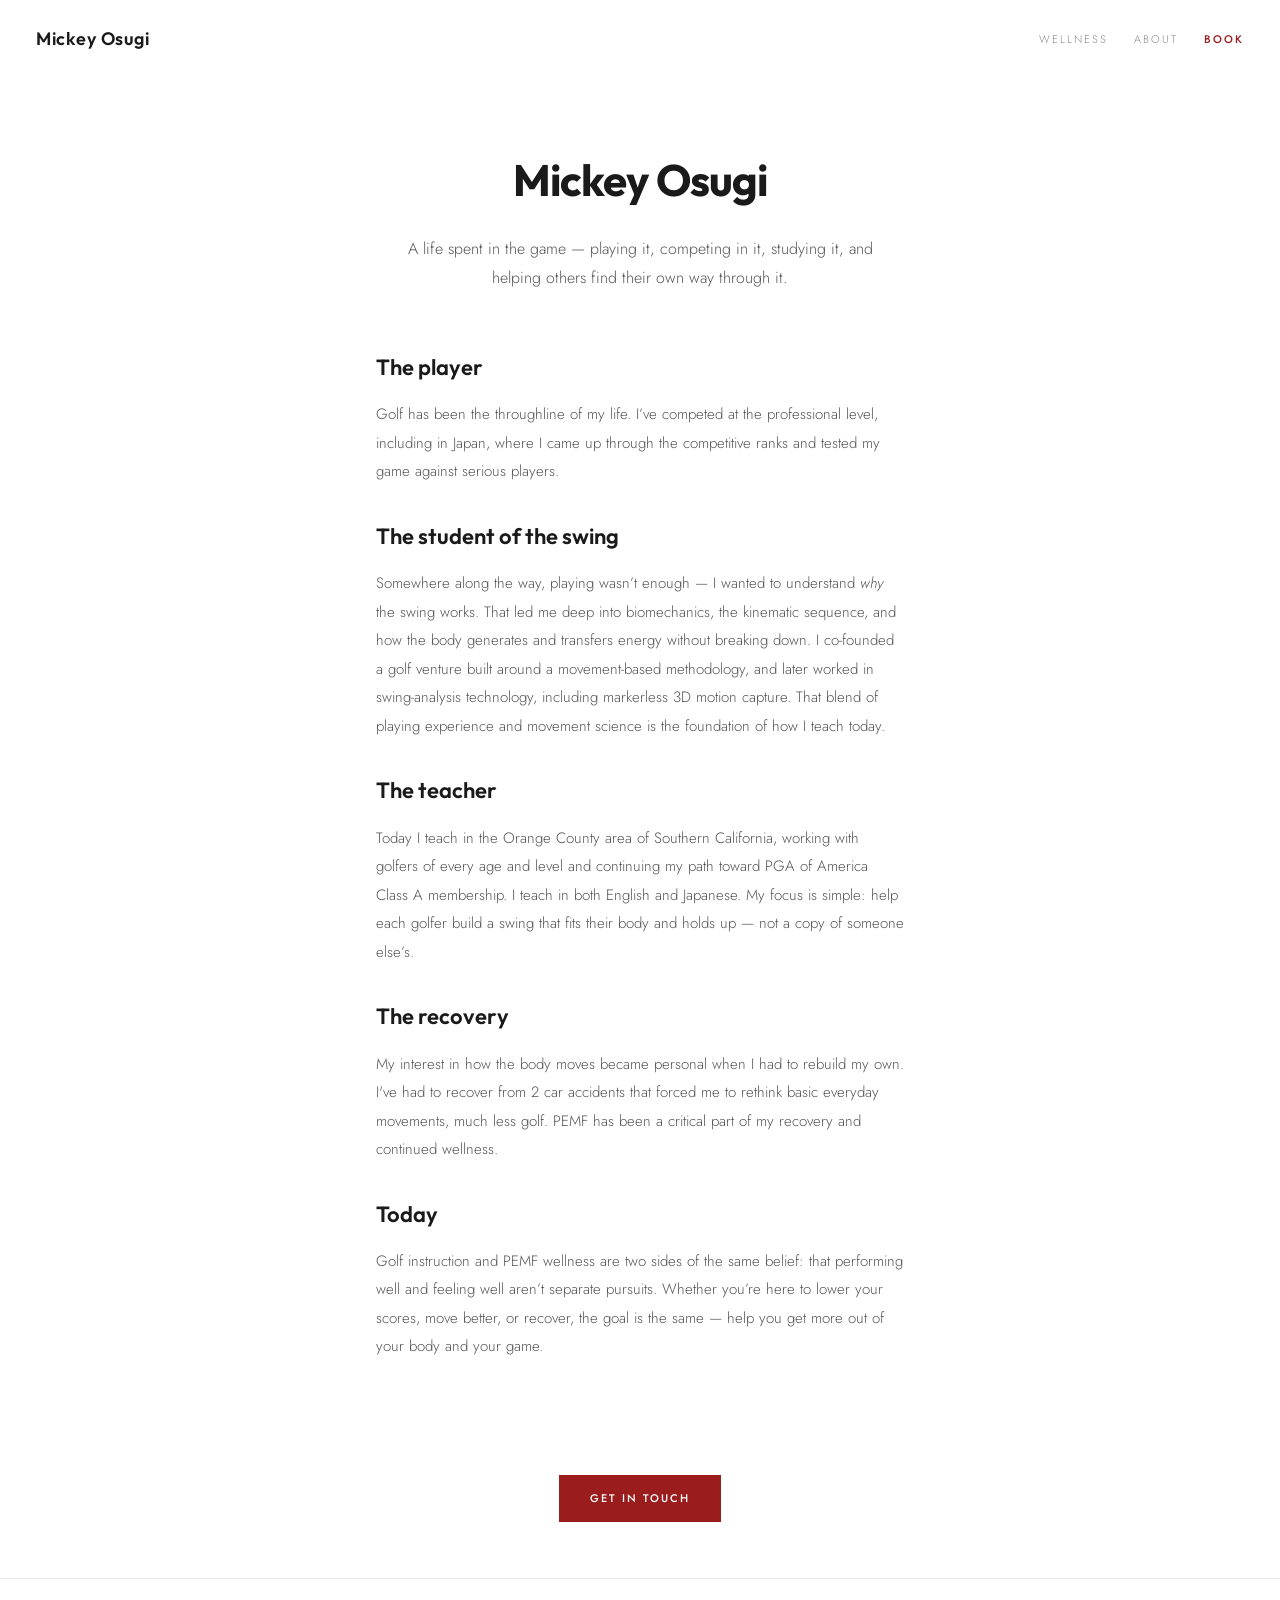
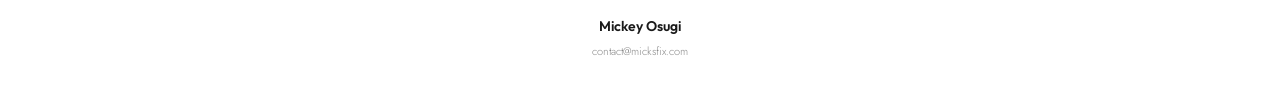
<file: about.html>
<!DOCTYPE html>
<html lang="en">
<head>
<meta charset="UTF-8">
<meta name="viewport" content="width=device-width, initial-scale=1.0">
<title>About | Mickey Osugi</title>
<meta name="description" content="The story of Mickey Osugi — golf instructor, coach, and PEMF wellness practitioner in Southern California.">
<link rel="stylesheet" href="styles.css">
</head>
<body>

<nav class="nav">
  <a href="index.html" class="nav-name">Mickey Osugi</a>
  <button class="nav-toggle" id="navToggle" aria-label="Menu">&#9776;</button>
  <div class="nav-links" id="navLinks">
    <a href="wellness.html">Wellness</a>
    <a href="about.html">About</a>
    <a href="contact.html" class="book">Book</a>
  </div>
</nav>

<section class="page-hero">
  <h1>Mickey Osugi</h1>
  <p class="lead">A life spent in the game &mdash; playing it, competing in it, studying it, and helping others find their own way through it.</p>
</section>



<div class="prose">
  <h3>The player</h3>
  <p>Golf has been the throughline of my life. I&rsquo;ve competed at the professional level, including in Japan, where I came up through the competitive ranks and tested my game against serious players.</p>
 

  <h3>The student of the swing</h3>
  <p>Somewhere along the way, playing wasn&rsquo;t enough &mdash; I wanted to understand <em>why</em> the swing works. That led me deep into biomechanics, the kinematic sequence, and how the body generates and transfers energy without breaking down. I co-founded a golf venture built around a movement-based methodology, and later worked in swing-analysis technology, including markerless 3D motion capture. That blend of playing experience and movement science is the foundation of how I teach today.</p>

  <h3>The teacher</h3>
  <p>Today I teach in the Orange County area of Southern California, working with golfers of every age and level and continuing my path toward PGA of America Class A membership. I teach in both English and Japanese. My focus is simple: help each golfer build a swing that fits their body and holds up &mdash; not a copy of someone else&rsquo;s.</p>


  <h3>The recovery</h3>
  <p>My interest in how the body moves became personal when I had to rebuild my own. I've had to recover from 2 car accidents that forced me to rethink basic everyday movements, much less golf.  PEMF has been a critical part of my recovery and continued wellness.</p>


  <h3>Today</h3>
  <p>Golf instruction and PEMF wellness are two sides of the same belief: that performing well and feeling well aren&rsquo;t separate pursuits. Whether you&rsquo;re here to lower your scores, move better, or recover, the goal is the same &mdash; help you get more out of your body and your game.</p>
</div>

<div class="cta">
  <a class="btn-primary" href="contact.html">Get in touch</a>
</div>

<footer class="footer">
  <div class="fname">Mickey Osugi</div>
  <div class="fcontact">contact@micksfix.com</div>
</footer>

<script>
document.getElementById('navToggle').addEventListener('click', function() {
  document.getElementById('navLinks').classList.toggle('open');
});
</script>
</body>
</html>
</file>
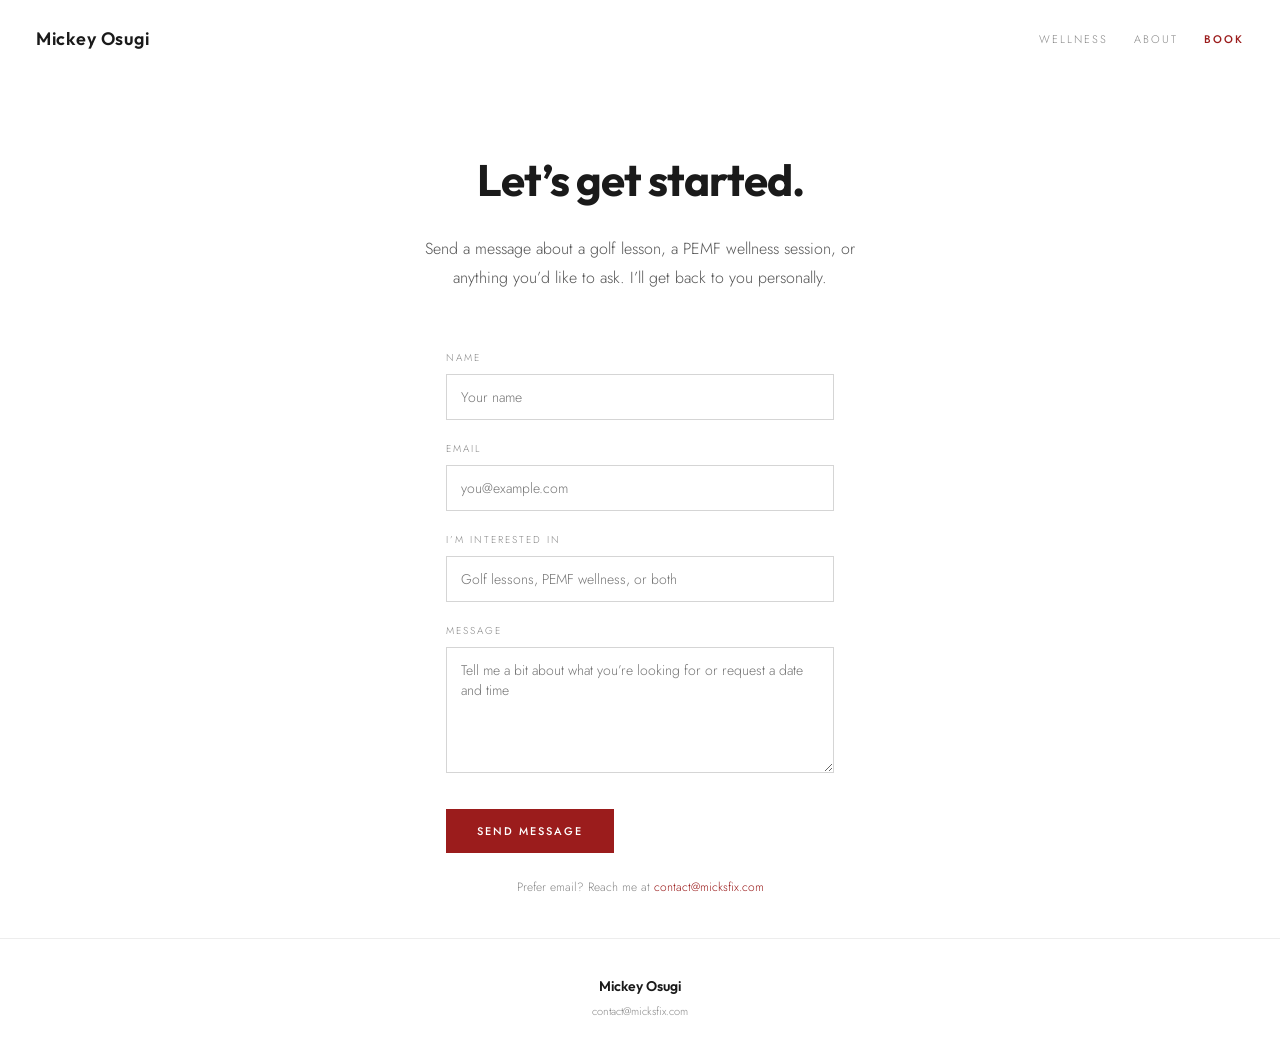
<file: contact.html>
<!DOCTYPE html>
<html lang="en">
<head>
<meta charset="UTF-8">
<meta name="viewport" content="width=device-width, initial-scale=1.0">
<title>Book | Mickey Osugi</title>
<meta name="description" content="Get in touch with Mickey Osugi to book a golf lesson or PEMF wellness session.">
<link rel="stylesheet" href="styles.css">
</head>
<body>

<nav class="nav">
  <a href="index.html" class="nav-name">Mickey Osugi</a>
  <button class="nav-toggle" id="navToggle" aria-label="Menu">&#9776;</button>
  <div class="nav-links" id="navLinks">
    <a href="wellness.html">Wellness</a>
    <a href="about.html">About</a>
    <a href="contact.html" class="book">Book</a>
  </div>
</nav>

<section class="page-hero">
  <h1>Let&rsquo;s get started.</h1>
  <p class="lead">Send a message about a golf lesson, a PEMF wellness session, or anything you&rsquo;d like to ask. I&rsquo;ll get back to you personally.</p>
</section>

<div class="form-wrap">
  <label for="name">Name</label>
  <input type="text" id="name" placeholder="Your name">
  <label for="email">Email</label>
  <input type="email" id="email" placeholder="you@example.com">
  <label for="interest">I&rsquo;m interested in</label>
  <input type="text" id="interest" placeholder="Golf lessons, PEMF wellness, or both">
  <label for="message">Message</label>
  <textarea id="message" rows="5" placeholder="Tell me a bit about what you&rsquo;re looking for or request a date and time"></textarea>
  <button class="btn-primary" type="button" onclick="alert('This is a placeholder. We will connect it to a free form service (like Formspree) so messages actually reach your inbox.')">Send message</button>
  <p style="font-size:12px;color:var(--ink-faint);margin-top:24px;text-align:center;">Prefer email? Reach me at <a href="mailto:contact@micksfix.com" style="color:var(--crimson);">contact@micksfix.com</a></p>
</div>

<footer class="footer">
  <div class="fname">Mickey Osugi</div>
  <div class="fcontact">contact@micksfix.com</div>
</footer>

<script>
document.getElementById('navToggle').addEventListener('click', function() {
  document.getElementById('navLinks').classList.toggle('open');
});
</script>
</body>
</html>
</file>
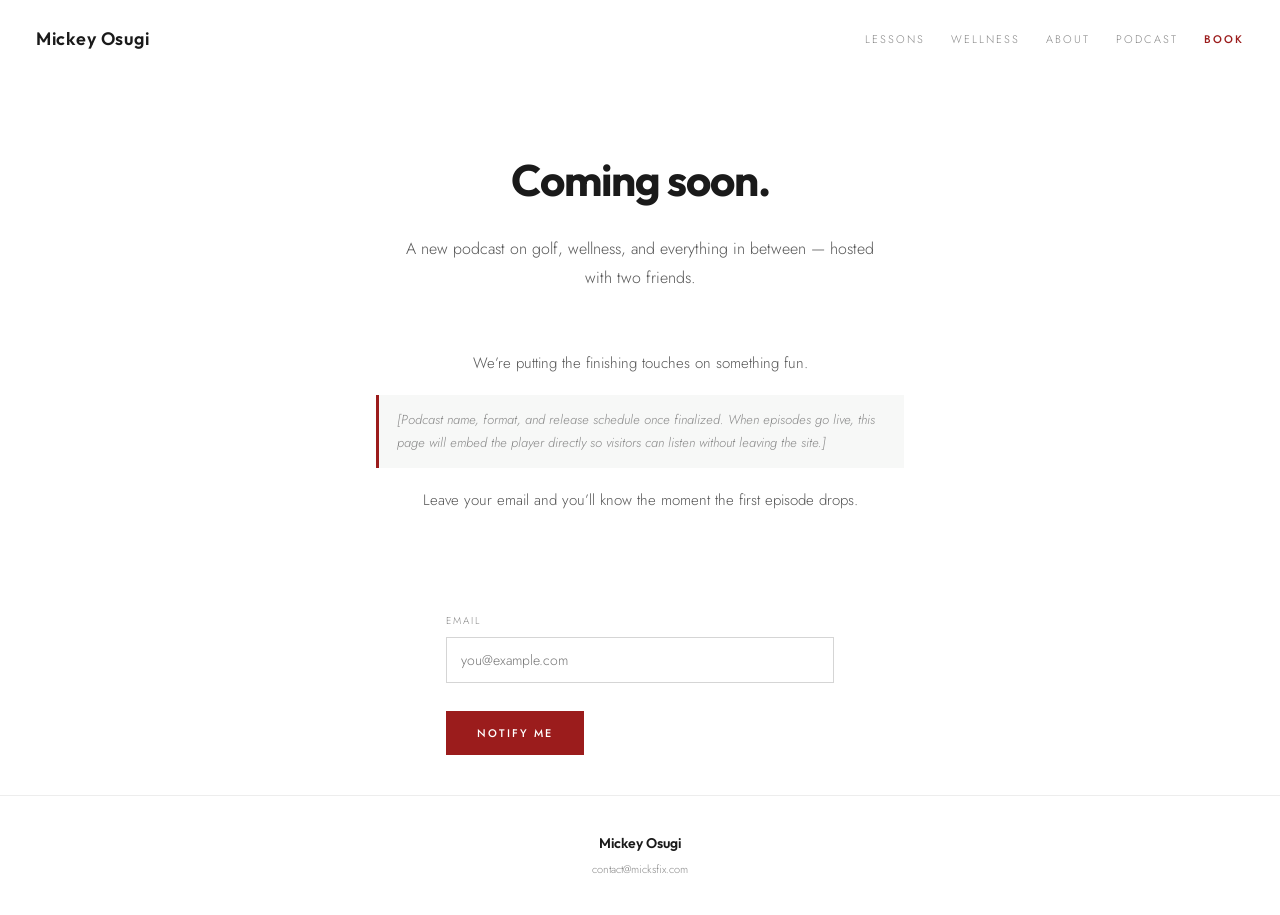
<file: podcast.html>
<!DOCTYPE html>
<html lang="en">
<head>
<meta charset="UTF-8">
<meta name="viewport" content="width=device-width, initial-scale=1.0">
<title>Podcast | Mickey Osugi</title>
<meta name="description" content="Upcoming podcast from Mickey Osugi on golf, wellness, and everything in between.">
<link rel="stylesheet" href="styles.css">
</head>
<body>

<nav class="nav">
  <div class="nav-name">Mickey Osugi</div>
  <button class="nav-toggle" id="navToggle" aria-label="Menu">&#9776;</button>
  <div class="nav-links" id="navLinks">
    <a href="lessons.html">Lessons</a>
    <a href="wellness.html">Wellness</a>
    <a href="about.html">About</a>
    <a href="podcast.html">Podcast</a>
    <a href="contact.html" class="book">Book</a>
  </div>
</nav>

<section class="page-hero">
  <h1>Coming soon.</h1>
  <p class="lead">A new podcast on golf, wellness, and everything in between &mdash; hosted with two friends.</p>
</section>

<div class="prose" style="text-align:center;">
  <p>We&rsquo;re putting the finishing touches on something fun.</p>
  <div class="placeholder-note" style="text-align:left;">[Podcast name, format, and release schedule once finalized. When episodes go live, this page will embed the player directly so visitors can listen without leaving the site.]</div>
  <p>Leave your email and you&rsquo;ll know the moment the first episode drops.</p>
</div>

<div class="form-wrap">
  <label for="podcast-email">Email</label>
  <input type="email" id="podcast-email" placeholder="you@example.com">
  <button class="btn-primary" type="button" onclick="alert('This is a placeholder. We will connect it to an email signup service (like Mailchimp) so addresses are actually collected.')">Notify me</button>
</div>

<footer class="footer">
  <div class="fname">Mickey Osugi</div>
  <div class="fcontact">contact@micksfix.com</div>
</footer>

<script>
document.getElementById('navToggle').addEventListener('click', function() {
  document.getElementById('navLinks').classList.toggle('open');
});
</script>
</body>
</html>
</file>
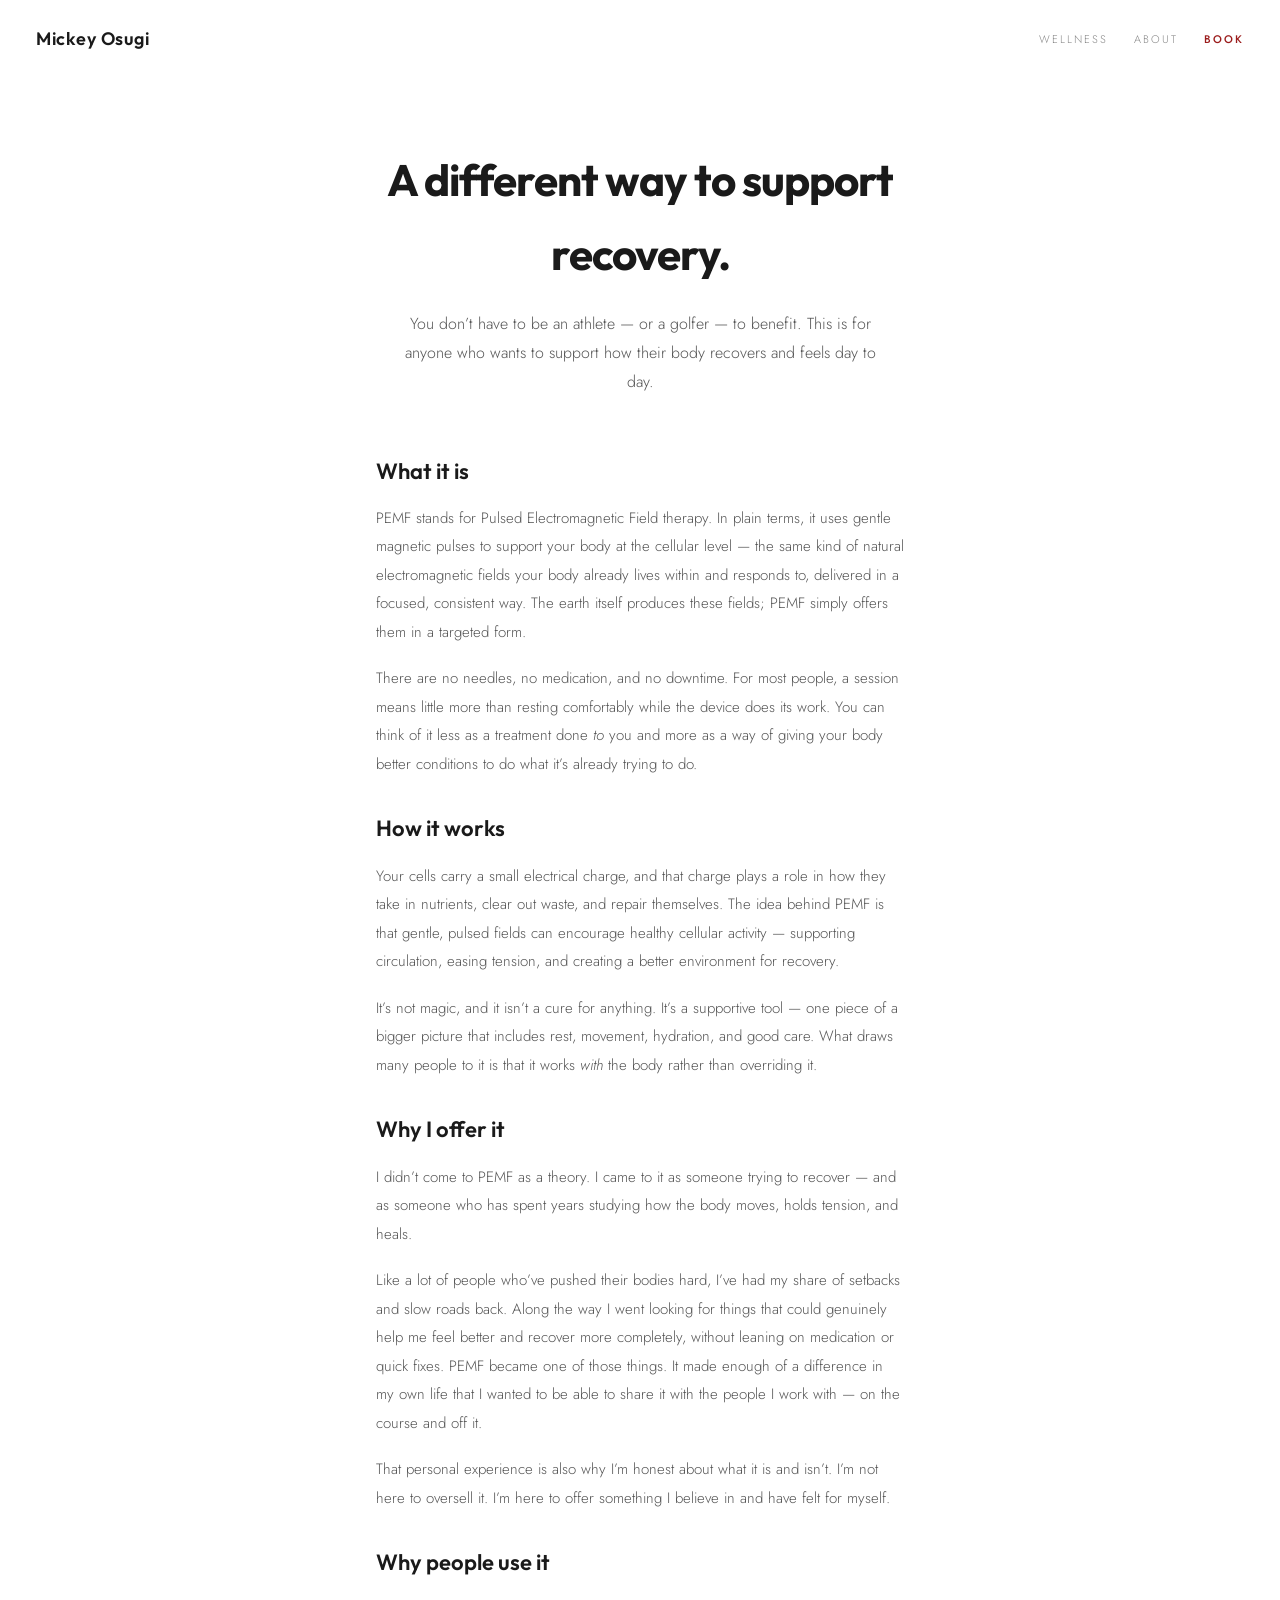
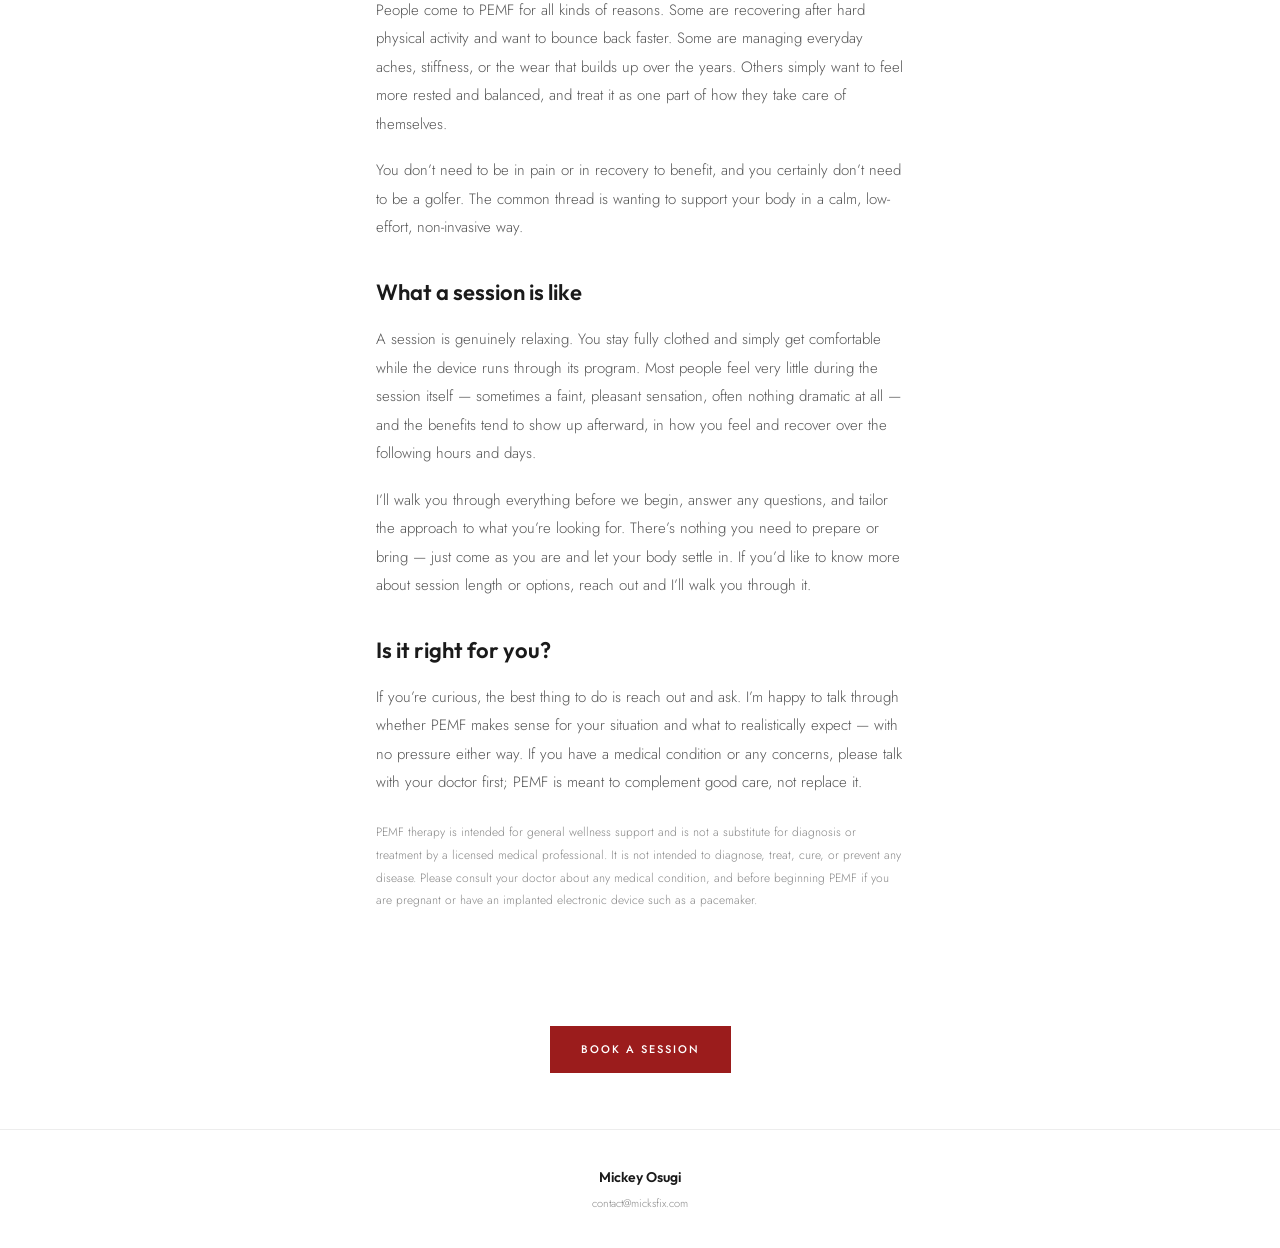
<file: wellness.html>
<!DOCTYPE html>
<html lang="en">
<head>
<meta charset="UTF-8">
<meta name="viewport" content="width=device-width, initial-scale=1.0">
<title>PEMF Wellness Therapy | Mickey Osugi</title>
<meta name="description" content="PEMF wellness therapy for recovery and everyday life, offered by Mickey Osugi.">
<link rel="stylesheet" href="styles.css">
</head>
<body>

<nav class="nav">
  <a href="index.html" class="nav-name">Mickey Osugi</a>
  <button class="nav-toggle" id="navToggle" aria-label="Menu">&#9776;</button>
  <div class="nav-links" id="navLinks">
    <a href="wellness.html">Wellness</a>
    <a href="about.html">About</a>
    <a href="contact.html" class="book">Book</a>
  </div>
</nav>

<section class="page-hero">
  <h1>A different way to support recovery.</h1>
  <p class="lead">You don&rsquo;t have to be an athlete &mdash; or a golfer &mdash; to benefit. This is for anyone who wants to support how their body recovers and feels day to day.</p>
</section>

<div class="prose">
  <h3>What it is</h3>
  <p>PEMF stands for Pulsed Electromagnetic Field therapy. In plain terms, it uses gentle magnetic pulses to support your body at the cellular level &mdash; the same kind of natural electromagnetic fields your body already lives within and responds to, delivered in a focused, consistent way. The earth itself produces these fields; PEMF simply offers them in a targeted form.</p>
  <p>There are no needles, no medication, and no downtime. For most people, a session means little more than resting comfortably while the device does its work. You can think of it less as a treatment done <em>to</em> you and more as a way of giving your body better conditions to do what it&rsquo;s already trying to do.</p>

  <h3>How it works</h3>
  <p>Your cells carry a small electrical charge, and that charge plays a role in how they take in nutrients, clear out waste, and repair themselves. The idea behind PEMF is that gentle, pulsed fields can encourage healthy cellular activity &mdash; supporting circulation, easing tension, and creating a better environment for recovery.</p>
  <p>It&rsquo;s not magic, and it isn&rsquo;t a cure for anything. It&rsquo;s a supportive tool &mdash; one piece of a bigger picture that includes rest, movement, hydration, and good care. What draws many people to it is that it works <em>with</em> the body rather than overriding it.</p>

  <h3>Why I offer it</h3>
  <p>I didn&rsquo;t come to PEMF as a theory. I came to it as someone trying to recover &mdash; and as someone who has spent years studying how the body moves, holds tension, and heals.</p>
  <p>Like a lot of people who&rsquo;ve pushed their bodies hard, I&rsquo;ve had my share of setbacks and slow roads back. Along the way I went looking for things that could genuinely help me feel better and recover more completely, without leaning on medication or quick fixes. PEMF became one of those things. It made enough of a difference in my own life that I wanted to be able to share it with the people I work with &mdash; on the course and off it.</p>
  <p>That personal experience is also why I&rsquo;m honest about what it is and isn&rsquo;t. I&rsquo;m not here to oversell it. I&rsquo;m here to offer something I believe in and have felt for myself.</p>

  <h3>Why people use it</h3>
  <p>People come to PEMF for all kinds of reasons. Some are recovering after hard physical activity and want to bounce back faster. Some are managing everyday aches, stiffness, or the wear that builds up over the years. Others simply want to feel more rested and balanced, and treat it as one part of how they take care of themselves.</p>
  <p>You don&rsquo;t need to be in pain or in recovery to benefit, and you certainly don&rsquo;t need to be a golfer. The common thread is wanting to support your body in a calm, low-effort, non-invasive way.</p>

  <h3>What a session is like</h3>
  <p>A session is genuinely relaxing. You stay fully clothed and simply get comfortable while the device runs through its program. Most people feel very little during the session itself &mdash; sometimes a faint, pleasant sensation, often nothing dramatic at all &mdash; and the benefits tend to show up afterward, in how you feel and recover over the following hours and days.</p>
  <p>I&rsquo;ll walk you through everything before we begin, answer any questions, and tailor the approach to what you&rsquo;re looking for. There&rsquo;s nothing you need to prepare or bring &mdash; just come as you are and let your body settle in. If you&rsquo;d like to know more about session length or options, reach out and I&rsquo;ll walk you through it.</p>

  <h3>Is it right for you?</h3>
  <p>If you&rsquo;re curious, the best thing to do is reach out and ask. I&rsquo;m happy to talk through whether PEMF makes sense for your situation and what to realistically expect &mdash; with no pressure either way. If you have a medical condition or any concerns, please talk with your doctor first; PEMF is meant to complement good care, not replace it.</p>

  <p class="disclaimer">PEMF therapy is intended for general wellness support and is not a substitute for diagnosis or treatment by a licensed medical professional. It is not intended to diagnose, treat, cure, or prevent any disease. Please consult your doctor about any medical condition, and before beginning PEMF if you are pregnant or have an implanted electronic device such as a pacemaker.</p>
</div>

<div class="cta">
  <a class="btn-primary" href="contact.html">Book a session</a>
</div>

<footer class="footer">
  <div class="fname">Mickey Osugi</div>
  <div class="fcontact">contact@micksfix.com</div>
</footer>

<script>
document.getElementById('navToggle').addEventListener('click', function() {
  document.getElementById('navLinks').classList.toggle('open');
});
</script>
</body>
</html>
</file>
<file: styles.css>
@import url('https://fonts.googleapis.com/css2?family=Jost:wght@300;400;500;600&family=Outfit:wght@400;500;600;700&display=swap');

* { box-sizing: border-box; margin: 0; padding: 0; }

:root {
  --bg: #ffffff;
  --panel: #eef0f2;
  --soft: #f7f8f7;
  --ink: #1a1a1a;
  --ink-soft: #555555;
  --ink-faint: #888888;
  --hair: #ededed;
  --crimson: #9B1C1C;
  --crimson-dark: #7a1515;
  --green: #1a7a4c;
}

body {
  font-family: 'Jost', sans-serif;
  background: var(--bg);
  color: var(--ink);
  line-height: 1.7;
  font-weight: 300;
}
a { color: inherit; text-decoration: none; }
img { max-width: 100%; display: block; }

h1, h2, h3, .display { font-family: 'Outfit', sans-serif; }

/* NAV */
.nav {
  display: flex; justify-content: space-between; align-items: center;
  padding: 24px 36px; position: sticky; top: 0; background: var(--bg); z-index: 100;
}
.nav-name { font-family: 'Outfit', sans-serif; font-size: 18px; font-weight: 600; letter-spacing: 0.5px; }
.nav-links { display: flex; gap: 26px; }
.nav-links a { font-size: 11px; letter-spacing: 2px; text-transform: uppercase; color: var(--ink-faint); }
.nav-links a:hover { color: var(--ink); }
.nav-links a.book { color: var(--crimson); font-weight: 500; }
.nav-toggle { display: none; background: none; border: none; color: var(--ink); font-size: 24px; cursor: pointer; }

@media (max-width: 768px) {
  .nav-links { position: absolute; top: 100%; left: 0; right: 0; background: var(--bg);
    flex-direction: column; padding: 20px 36px; gap: 16px; border-bottom: 1px solid var(--hair); display: none; }
  .nav-links.open { display: flex; }
  .nav-toggle { display: block; }
}

/* BUTTONS */
.btn-primary, .btn-ghost {
  display: inline-block; padding: 13px 30px; font-size: 11px; letter-spacing: 2px;
  text-transform: uppercase; cursor: pointer; font-weight: 500; font-family: 'Jost', sans-serif;
}
.btn-primary { background: var(--crimson); color: #fff; border: 1px solid var(--crimson); }
.btn-primary:hover { background: var(--crimson-dark); }
.btn-ghost { background: transparent; color: #444; border: 1px solid #d5d5d5; }
.btn-ghost:hover { border-color: var(--ink); color: var(--ink); }

/* HERO (centered, flowing) */
.hero {
  text-align: center; padding: 64px 36px 52px; max-width: 640px; margin: 0 auto;
}
.eyebrow { font-size: 10px; letter-spacing: 5px; color: var(--crimson); font-weight: 500;
  text-transform: uppercase; margin-bottom: 26px; }
.hero h1 { font-size: 60px; font-weight: 700; line-height: 1.02; letter-spacing: -1.5px; margin-bottom: 26px; }
.hero-desc { font-size: 16px; font-weight: 300; line-height: 1.8; color: var(--ink-soft);
  max-width: 450px; margin: 0 auto 34px; }
.hero-actions { display: flex; gap: 14px; justify-content: center; flex-wrap: wrap; }

@media (max-width: 768px) { .hero h1 { font-size: 40px; } .hero { padding: 44px 28px 36px; } }

/* FULL-WIDTH PHOTO BAND */
.photo-band {
  height: 360px; background: var(--panel); margin: 0 36px;
  display: flex; align-items: center; justify-content: center; flex-direction: column; gap: 10px;
  color: #9aa0a8; font-size: 11px; letter-spacing: 2px; text-transform: uppercase; text-align: center;
}
.photo-band .icon { font-size: 30px; }
.photo-band.tall { height: 420px; }
@media (max-width: 768px) { .photo-band { height: 240px; margin: 0 20px; } }

/* SECTION INTRO */
.section-intro { text-align: center; padding: 72px 36px 8px; }
.section-intro .label { font-size: 10px; letter-spacing: 4px; color: var(--crimson);
  font-weight: 500; text-transform: uppercase; margin-bottom: 12px; }
.section-intro h2 { font-size: 30px; font-weight: 600; }

/* CENTERED CONTENT BLOCK */
.block { max-width: 560px; margin: 0 auto; padding: 30px 36px; text-align: center; }
.block h3 { font-size: 24px; font-weight: 600; margin-bottom: 14px; }
.block p { font-size: 15px; font-weight: 300; line-height: 1.85; color: var(--ink-soft); margin-bottom: 16px; }
.block .more { font-size: 10px; letter-spacing: 3px; color: var(--crimson); font-weight: 500; text-transform: uppercase; }
.block .more.green { color: var(--green); }

.mini-divider { width: 40px; height: 1px; background: #ddd; margin: 24px auto; }

/* SOFT SECTION (podcast) */
.soft-section { background: var(--soft); padding: 56px 36px; text-align: center; }
.soft-section .badge {
  display: inline-flex; align-items: center; justify-content: center;
  width: 46px; height: 46px; background: var(--green); color: #fff; font-size: 20px; margin-bottom: 18px;
}
.soft-section h3 { font-size: 22px; font-weight: 600; margin-bottom: 8px; }
.soft-section p { font-size: 13px; font-weight: 300; color: var(--ink-faint); margin-bottom: 18px; }
.soft-section .more { font-size: 10px; letter-spacing: 3px; color: var(--green); font-weight: 500; text-transform: uppercase; }

/* PAGE HERO (subpages) */
.page-hero { text-align: center; padding: 64px 36px 16px; max-width: 640px; margin: 0 auto; }
.page-hero h1 { font-size: 44px; font-weight: 700; letter-spacing: -1px; margin-bottom: 18px; }
.page-hero .lead { font-size: 16px; font-weight: 300; color: var(--ink-soft); max-width: 480px; margin: 0 auto; line-height: 1.8; }
@media (max-width: 768px) { .page-hero h1 { font-size: 32px; } }

/* PROSE (longer reading, left-aligned for comfort) */
.prose { max-width: 600px; margin: 0 auto; padding: 40px 36px; }
.prose h3 { font-size: 22px; font-weight: 600; margin: 32px 0 14px; }
.prose h3:first-child { margin-top: 0; }
.prose p { font-size: 15px; font-weight: 300; line-height: 1.9; color: var(--ink-soft); margin-bottom: 18px; }
.prose .placeholder-note { background: var(--soft); border-left: 3px solid var(--crimson);
  padding: 14px 18px; font-size: 13px; color: var(--ink-faint); font-style: italic; margin: 18px 0; }
.prose .disclaimer { font-size: 12px; color: var(--ink-faint); margin-top: 24px; }

/* CTA STRIP */
.cta { text-align: center; padding: 56px 36px; }

/* FORM */
.form-wrap { max-width: 460px; margin: 0 auto; padding: 20px 36px 40px; }
.form-wrap label { display: block; font-size: 10px; letter-spacing: 2px; text-transform: uppercase;
  color: var(--ink-faint); margin: 20px 0 8px; }
.form-wrap input, .form-wrap textarea {
  width: 100%; background: #fff; border: 1px solid #d5d5d5; color: var(--ink);
  padding: 12px 14px; font-family: 'Jost', sans-serif; font-size: 14px; font-weight: 300; }
.form-wrap input:focus, .form-wrap textarea:focus { outline: none; border-color: var(--crimson); }
.form-wrap button { margin-top: 28px; }

.calendly-placeholder { border: 1px dashed #c5c5c5; padding: 56px 20px; text-align: center;
  color: var(--ink-faint); font-size: 11px; letter-spacing: 1px; text-transform: uppercase; margin: 10px 0; }

/* FOOTER */
.footer { text-align: center; padding: 36px; border-top: 1px solid var(--hair); }
.footer .fname { font-family: 'Outfit', sans-serif; font-size: 14px; font-weight: 600; margin-bottom: 4px; }
.footer .fcontact { font-size: 11px; color: var(--ink-faint); }
</file>
